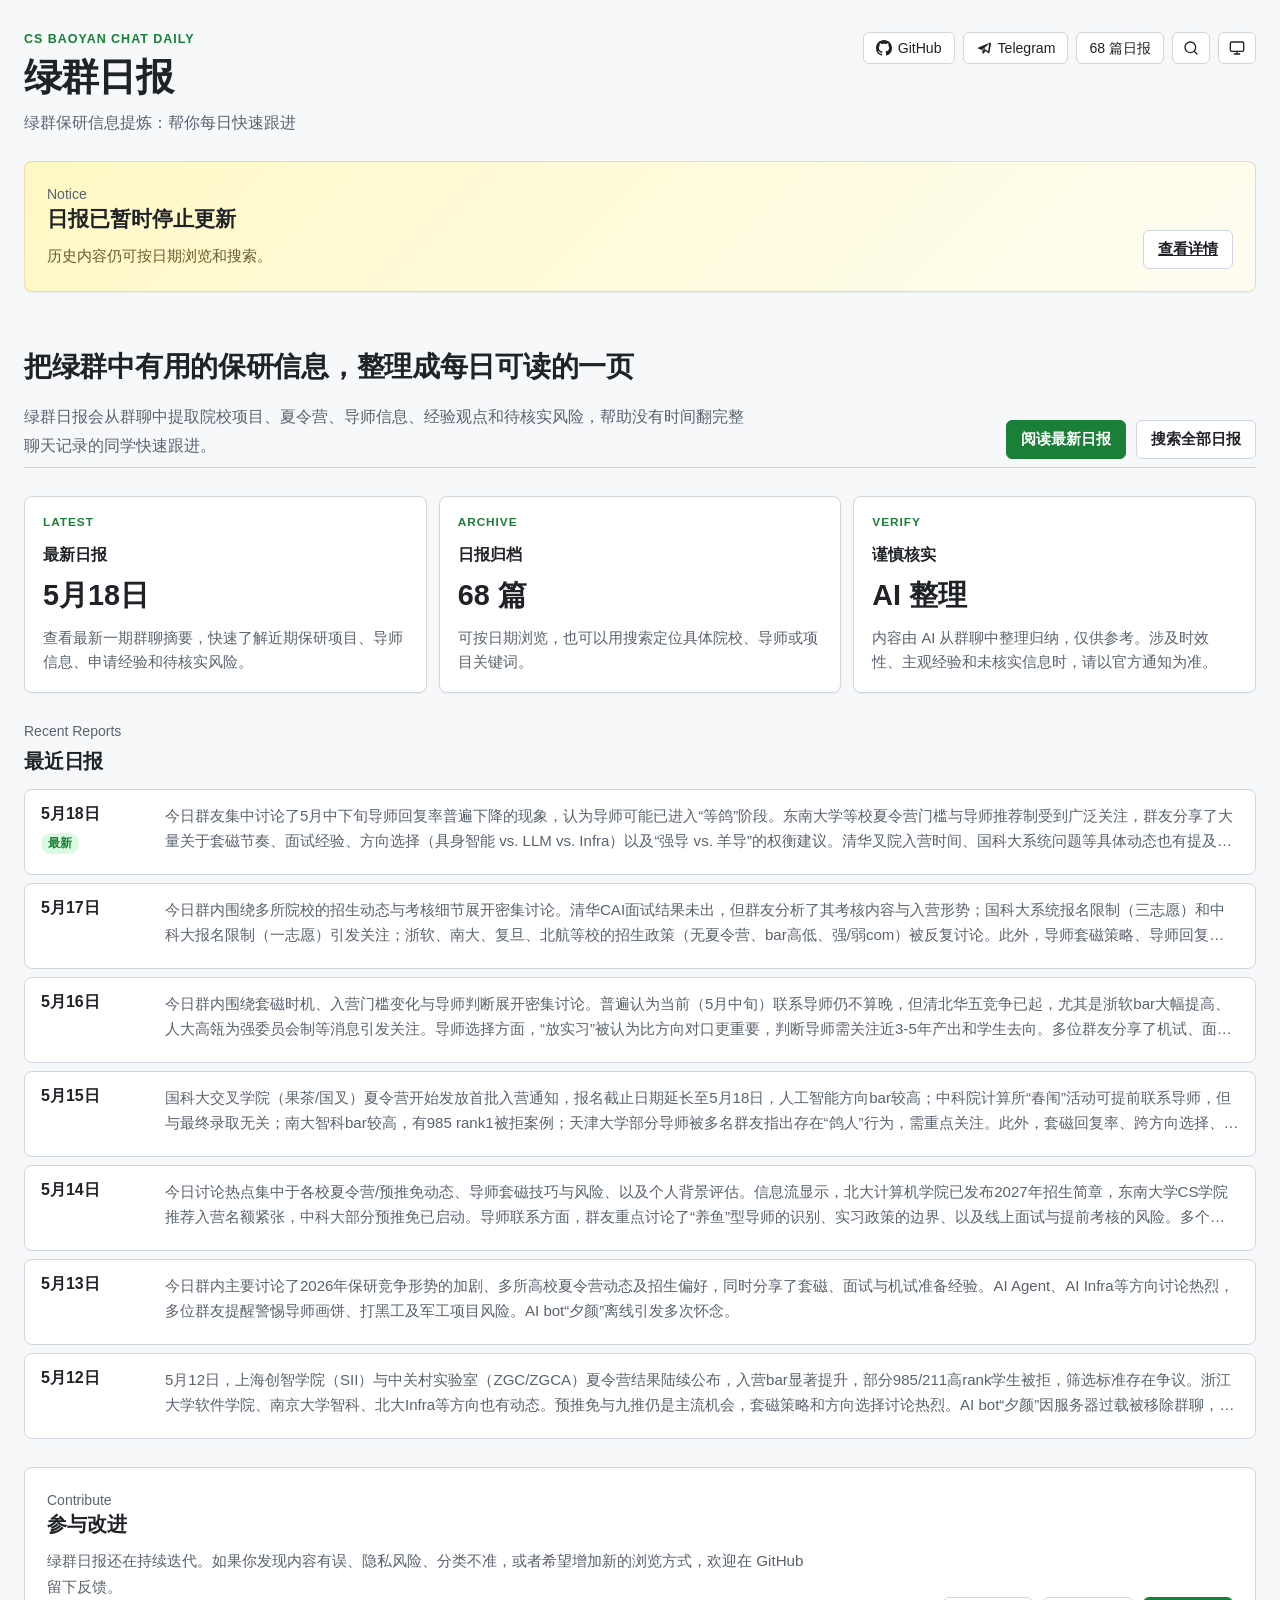
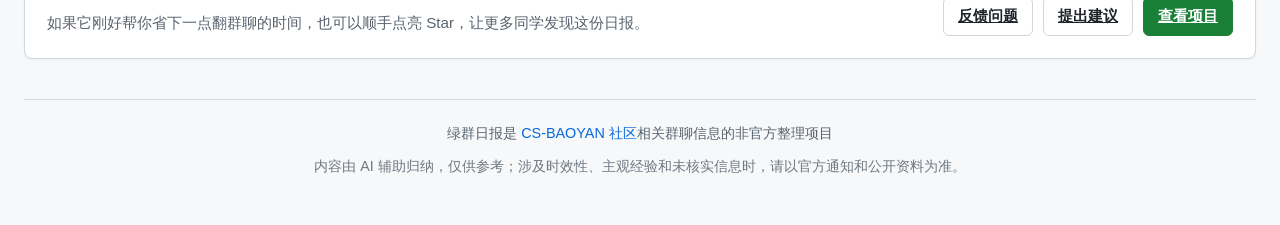
<file: pages/index.html>
<!doctype html>
<html lang="zh-CN">

<head>
  <meta charset="utf-8" />
  <meta name="viewport" content="width=device-width, initial-scale=1" />
  <title>绿群日报</title>
  <meta name="description" content="按日期浏览保研信息日报，默认显示最新一期，支持静态部署到 GitHub Pages。" />
  <meta property="og:title" content="绿群日报 - CS Baoyan Chat Daily" />
  <meta property="og:description" content="每日 AI 总结绿群信息，打破 CS 保研信息差。" />
  <meta property="og:type" content="website" />
  <meta property="og:url" content="https://jielosc.github.io/csbaoyan-chat-daily/" />
  <link rel="icon" href="data:image/svg+xml,<svg xmlns=%22http://www.w3.org/2000/svg%22 viewBox=%220 0 100 100%22><text y=%22.9em%22 font-size=%2290%22>📰</text></svg>" />
  <link rel="stylesheet" href="./styles.css?v=20260520b" />
  <script>
    const savedTheme = localStorage.getItem('theme') || 'system';
    if (savedTheme === 'dark' || (savedTheme === 'system' && window.matchMedia('(prefers-color-scheme: dark)').matches)) {
      document.documentElement.setAttribute('data-theme', 'dark');
    } else {
      document.documentElement.setAttribute('data-theme', 'light');
    }
  </script>
  <script defer src="./vendor/marked.min.js"></script>
  <script defer src="./vendor/purify.min.js"></script>
  <script defer src="./app.js?v=20260319c"></script>
</head>

<body>
  <div class="site-shell">
    <header class="hero">
      <a class="hero-copy hero-home-link" id="home-link" href="./" aria-label="回到主页">
        <p class="eyebrow">CS Baoyan Chat Daily</p>
        <h1>绿群日报</h1>
        <p class="hero-summary">
          绿群保研信息提炼：帮你每日快速跟进
        </p>
      </a>
      <div class="hero-status">
        <a href="https://github.com/jielosc/csbaoyan-chat-daily" target="_blank" rel="noopener noreferrer"
          class="status-chip" aria-label="GitHub Repository">
          <svg aria-hidden="true" height="16" viewBox="0 0 16 16" version="1.1" width="16" fill="currentColor">
            <path
              d="M8 0c4.42 0 8 3.58 8 8a8.013 8.013 0 0 1-5.45 7.59c-.4.08-.55-.17-.55-.38 0-.27.01-1.13.01-2.2 0-.75-.25-1.23-.54-1.48 1.78-.2 3.65-.88 3.65-3.95 0-.88-.31-1.59-.82-2.15.08-.2.36-1.02-.08-2.12 0 0-.67-.22-2.2.82-.64-.18-1.32-.27-2-.27-.68 0-1.36.09-2 .27-1.53-1.03-2.2-.82-2.2-.82-.44 1.1-.16 1.92-.08 2.12-.51.56-.82 1.28-.82 2.15 0 3.06 1.86 3.75 3.64 3.95-.23.2-.44.55-.51 1.07-.46.21-1.61.55-2.33-.66-.15-.24-.6-.83-1.23-.82-.67.01-.27.38.01.53.34.19.73.9.82 1.13.16.45.68 1.31 2.69.94 0 .67.01 1.3.01 1.49 0 .21-.15.45-.55.38A7.995 7.995 0 0 1 0 8c0-4.42 3.58-8 8-8Z">
            </path>
          </svg>
          GitHub
        </a>
        <a href="https://t.me/csbaoyan" target="_blank" rel="noopener noreferrer"
          class="status-chip" aria-label="Telegram Channel">
          <svg aria-hidden="true" width="16" height="16" viewBox="0 0 24 24" fill="currentColor">
            <path d="M21.57 4.11a1 1 0 0 0-1.05-.14L3.56 11.14a1 1 0 0 0 .09 1.88l4.66 1.68 1.67 5.08a1 1 0 0 0 1.79.24l2.6-3.49 4.29 3.18a1 1 0 0 0 1.57-.61l2.34-13.9a1 1 0 0 0-.4-1.09Zm-10.9 10.35-.73 3.26-.9-2.76 7.84-7.09-6.21 6.59Zm8.47 3.07-4.11-3.04a1 1 0 0 0-1.41.2l-.72.96.97-4.32 5.95-5.97-1.68 12.17Z"></path>
          </svg>
          Telegram
        </a>
        <span class="status-chip" id="report-count">0 篇日报</span>
        <button class="status-chip" id="search-btn" aria-label="搜索日报" title="搜索">
          <svg aria-hidden="true" width="16" height="16" viewBox="0 0 24 24" fill="none" stroke="currentColor" stroke-width="2" stroke-linecap="round" stroke-linejoin="round"><circle cx="11" cy="11" r="8"></circle><line x1="21" y1="21" x2="16.65" y2="16.65"></line></svg>
        </button>
        <button class="status-chip" id="theme-toggle" aria-label="切换阅读模式" title="切换模式">
          <svg class="icon-sun" aria-hidden="true" width="16" height="16" viewBox="0 0 24 24" fill="none" stroke="currentColor" stroke-width="2" stroke-linecap="round" stroke-linejoin="round"><circle cx="12" cy="12" r="5"></circle><line x1="12" y1="1" x2="12" y2="3"></line><line x1="12" y1="21" x2="12" y2="23"></line><line x1="4.22" y1="4.22" x2="5.64" y2="5.64"></line><line x1="18.36" y1="18.36" x2="19.78" y2="19.78"></line><line x1="1" y1="12" x2="3" y2="12"></line><line x1="21" y1="12" x2="23" y2="12"></line><line x1="4.22" y1="19.78" x2="5.64" y2="18.36"></line><line x1="18.36" y1="5.64" x2="19.78" y2="4.22"></line></svg>
          <svg class="icon-moon" aria-hidden="true" width="16" height="16" viewBox="0 0 24 24" fill="none" stroke="currentColor" stroke-width="2" stroke-linecap="round" stroke-linejoin="round"><path d="M21 12.79A9 9 0 1 1 11.21 3 7 7 0 0 0 21 12.79z"></path></svg>
          <svg class="icon-system" aria-hidden="true" width="16" height="16" viewBox="0 0 24 24" fill="none" stroke="currentColor" stroke-width="2" stroke-linecap="round" stroke-linejoin="round"><rect x="2" y="3" width="20" height="14" rx="2" ry="2"></rect><line x1="8" y1="21" x2="16" y2="21"></line><line x1="12" y1="17" x2="12" y2="21"></line></svg>
        </button>
      </div>
    </header>

    <div>
      <main>
        <section class="home-view" id="home-view" hidden>
          <section class="pause-banner" aria-labelledby="pause-banner-title">
            <div class="pause-banner-copy">
              <p class="reader-label">Notice</p>
              <h2 id="pause-banner-title">日报已暂时停止更新</h2>
              <p>历史内容仍可按日期浏览和搜索。</p>
            </div>
            <div class="pause-banner-meta">
              <a class="secondary-action" href="https://github.com/jielosc/csbaoyan-chat-daily/blob/main/docs/pause-update.md" target="_blank" rel="noopener noreferrer">查看详情</a>
            </div>
          </section>
          <div class="home-hero">
            <div class="home-copy">
              <h2>把绿群中有用的保研信息，整理成每日可读的一页</h2>
              <p>
                绿群日报会从群聊中提取院校项目、夏令营、导师信息、经验观点和待核实风险，帮助没有时间翻完整聊天记录的同学快速跟进。
              </p>
            </div>
            <div class="home-actions" role="group" aria-label="快捷入口">
              <button class="primary-action" id="read-latest-btn" type="button">阅读最新日报</button>
              <button class="secondary-action" id="home-search-btn" type="button">搜索全部日报</button>
            </div>
          </div>

          <section class="home-grid" aria-label="站点概览">
            <article class="home-panel latest-panel">
              <p class="home-panel-kicker">Latest</p>
              <h3>最新日报</h3>
              <p class="home-panel-value" id="latest-report-date">正在加载...</p>
              <p class="home-panel-note">查看最新一期群聊摘要，快速了解近期保研项目、导师信息、申请经验和待核实风险。</p>
            </article>
            <article class="home-panel">
              <p class="home-panel-kicker">Archive</p>
              <h3>日报归档</h3>
              <p class="home-panel-value" id="home-report-count">0 篇</p>
              <p class="home-panel-note">可按日期浏览，也可以用搜索定位具体院校、导师或项目关键词。</p>
            </article>
            <article class="home-panel">
              <p class="home-panel-kicker">Verify</p>
              <h3>谨慎核实</h3>
              <p class="home-panel-value">AI 整理</p>
              <p class="home-panel-note">
                内容由 AI 从群聊中整理归纳，仅供参考。涉及时效性、主观经验和未核实信息时，请以官方通知为准。
              </p>
            </article>
          </section>

          <section class="recent-reports" aria-labelledby="recent-reports-title">
            <div class="section-head">
              <p class="reader-label">Recent Reports</p>
              <h2 id="recent-reports-title">最近日报</h2>
            </div>
            <div class="recent-reports-list" id="recent-reports-list">
              <div class="date-switcher-empty">正在加载最近日报...</div>
            </div>
          </section>

          <section class="contribute-section" aria-labelledby="contribute-title">
            <div class="contribute-copy">
              <p class="reader-label">Contribute</p>
              <h2 id="contribute-title">参与改进</h2>
              <p>
                绿群日报还在持续迭代。如果你发现内容有误、隐私风险、分类不准，或者希望增加新的浏览方式，欢迎在 GitHub 留下反馈。
              </p>
              <p>
                如果它刚好帮你省下一点翻群聊的时间，也可以顺手点亮 Star，让更多同学发现这份日报。
              </p>
            </div>
            <nav class="contribute-actions" aria-label="反馈与项目链接">
              <a class="secondary-action" href="https://github.com/jielosc/csbaoyan-chat-daily/issues/new?title=%E5%86%85%E5%AE%B9%E9%97%AE%E9%A2%98%EF%BC%9A" target="_blank" rel="noopener noreferrer">反馈问题</a>
              <a class="secondary-action" href="https://github.com/jielosc/csbaoyan-chat-daily/issues/new?title=%E6%94%B9%E8%BF%9B%E5%BB%BA%E8%AE%AE%EF%BC%9A" target="_blank" rel="noopener noreferrer">提出建议</a>
              <a class="primary-action" href="https://github.com/jielosc/csbaoyan-chat-daily" target="_blank" rel="noopener noreferrer">查看项目</a>
            </nav>
          </section>
        </section>

        <section class="reader-view" id="reader-view" hidden>
        <section class="reader-intro">
          <section class="date-switcher" id="date-switcher" aria-label="日期切换">
            <div class="date-switcher-bar">
              <button class="date-nav-btn" id="prev-date-btn" type="button" aria-label="上一条日报" title="上一条日报">
                <svg aria-hidden="true" width="18" height="18" viewBox="0 0 24 24" fill="none" stroke="currentColor"
                  stroke-width="2" stroke-linecap="round" stroke-linejoin="round">
                  <polyline points="15 18 9 12 15 6"></polyline>
                </svg>
              </button>
              <button class="date-current-btn" id="current-date-btn" type="button" aria-controls="date-switcher-popover"
                aria-expanded="false" aria-label="当前日报日期，打开日期列表">
                <span class="date-current-value" id="date-switcher-current">正在加载...</span>
                <svg class="date-current-caret" aria-hidden="true" width="16" height="16" viewBox="0 0 24 24" fill="none"
                  stroke="currentColor" stroke-width="2" stroke-linecap="round" stroke-linejoin="round">
                  <polyline points="6 9 12 15 18 9"></polyline>
                </svg>
              </button>
              <button class="date-nav-btn" id="next-date-btn" type="button" aria-label="下一条日报" title="下一条日报">
                <svg aria-hidden="true" width="18" height="18" viewBox="0 0 24 24" fill="none" stroke="currentColor"
                  stroke-width="2" stroke-linecap="round" stroke-linejoin="round">
                  <polyline points="9 18 15 12 9 6"></polyline>
                </svg>
              </button>
            </div>
            <div class="date-switcher-popover" id="date-switcher-popover" hidden>
              <div class="date-switcher-popover-head">
                <p class="date-switcher-kicker">Archive</p>
                <p class="date-switcher-title">选择日报日期</p>
              </div>
              <div class="date-switcher-list" id="date-switcher-list">
                <div class="date-switcher-empty">正在加载日期列表...</div>
              </div>
            </div>
          </section>
        </section>

        <section class="report-card" aria-live="polite">
          <div class="loading-state" id="loading-state">
            <div class="loading-line wide"></div>
            <div class="loading-line"></div>
            <div class="loading-line narrow"></div>
          </div>
          <article class="report-content" id="report-content"></article>
        </section>
        </section>
      </main>
    </div>

    <footer class="site-footer">
      <div class="footer-links">
        <span>绿群日报是 <a href="https://github.com/CS-BAOYAN" target="_blank" rel="noopener noreferrer">CS-BAOYAN
            社区</a>相关群聊信息的非官方整理项目</span>
      </div>
      <p class="disclaimer-note">
        内容由 AI 辅助归纳，仅供参考；涉及时效性、主观经验和未核实信息时，请以官方通知和公开资料为准。
      </p>
    </footer>
  </div>

  <div class="search-modal" id="search-modal" aria-hidden="true" hidden>
    <div class="search-backdrop" id="search-backdrop"></div>
    <div class="search-container">
      <div class="search-header">
        <svg class="search-icon" aria-hidden="true" width="20" height="20" viewBox="0 0 24 24" fill="none" stroke="currentColor" stroke-width="2" stroke-linecap="round" stroke-linejoin="round"><circle cx="11" cy="11" r="8"></circle><line x1="21" y1="21" x2="16.65" y2="16.65"></line></svg>
        <input type="text" id="search-input" class="search-input" placeholder="搜索所有日报内容..." autocomplete="off">
        <button class="close-search-btn" id="close-search-btn" aria-label="关闭搜索">
          <svg aria-hidden="true" width="20" height="20" viewBox="0 0 24 24" fill="none" stroke="currentColor" stroke-width="2" stroke-linecap="round" stroke-linejoin="round"><line x1="18" y1="6" x2="6" y2="18"></line><line x1="6" y1="6" x2="18" y2="18"></line></svg>
        </button>
      </div>
      <div class="search-results" id="search-results">
        <div class="search-placeholder">输入关键词开始搜索...</div>
      </div>
    </div>
  </div>
</body>

</html>
</file>
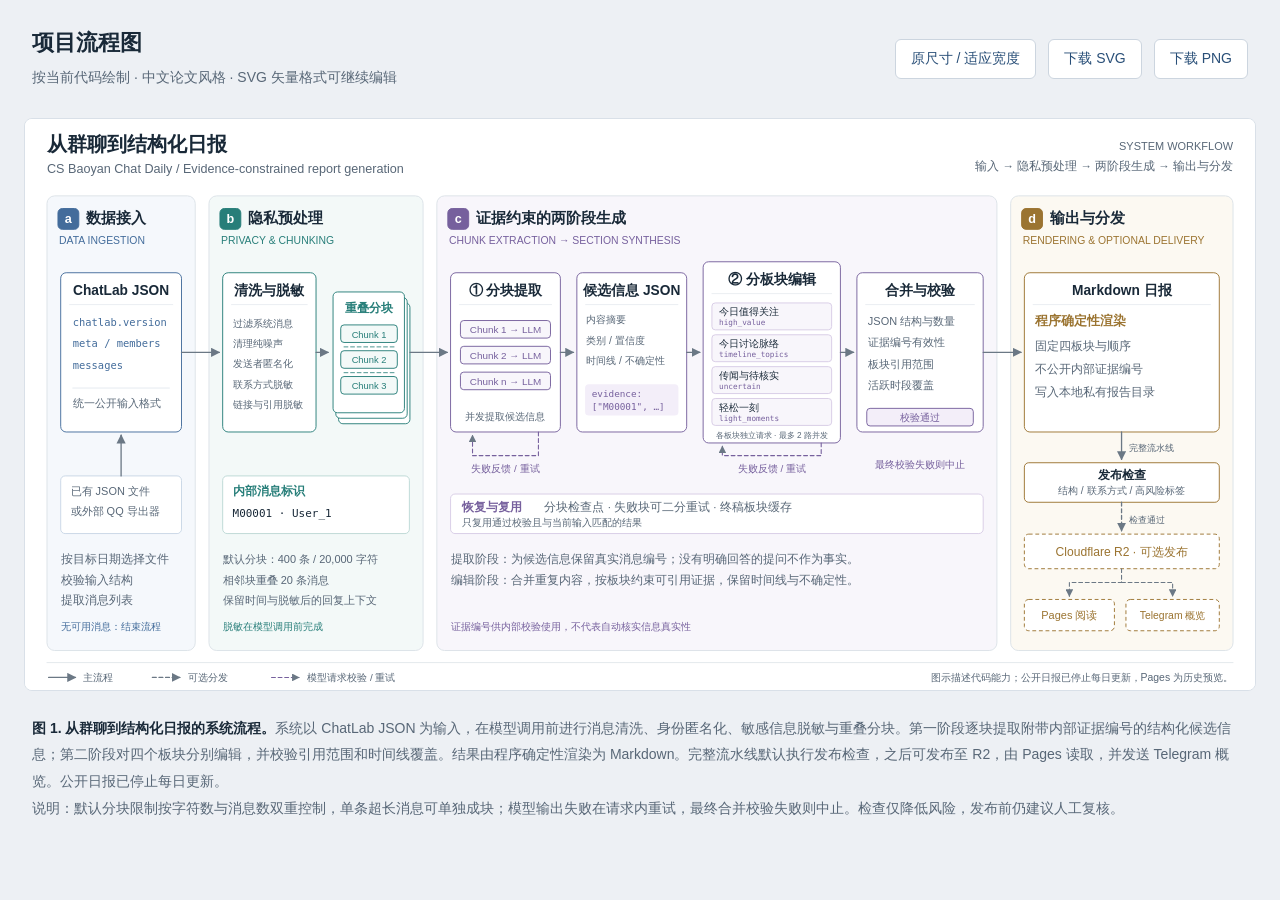
<file: docs/figures/workflow.html>
<!doctype html>
<html lang="zh-CN"><meta charset="utf-8"><meta name="viewport" content="width=device-width,initial-scale=1">
<title>项目流程图 · CS Baoyan Chat Daily</title>
<style>
*{box-sizing:border-box}body{margin:0;background:#edf0f4;color:#192938;font-family:-apple-system,BlinkMacSystemFont,"PingFang SC",sans-serif}header{max-width:1680px;margin:0 auto;padding:28px 32px;display:flex;justify-content:space-between;align-items:center;gap:20px}h1{font-size:22px;margin:0 0 8px}p{font-size:14px;color:#586777;margin:0;line-height:1.7}nav{display:flex;gap:12px;flex-shrink:0}a,button{background:white;border:1px solid #ccd5df;border-radius:6px;padding:10px 15px;text-decoration:none;color:#294f78;font:inherit;font-size:14px;cursor:pointer}.canvas{margin:0 24px 24px;background:white;border:1px solid #d9e0e8;border-radius:8px;overflow:auto}.canvas svg{display:block;width:100%;height:auto;min-width:1000px}.canvas.actual svg{width:2240px}.caption{max-width:1680px;margin:0 auto 30px;padding:0 32px;font-size:14px;line-height:1.9;color:#586777}.caption strong{color:#192938}@media print{header{display:none}.caption{display:none}body{background:white}.canvas{border:0;margin:0}.canvas svg{min-width:0;width:100%}@page{size:landscape;margin:8mm}}
</style>
<header><div><h1>项目流程图</h1><p>按当前代码绘制 · 中文论文风格 · SVG 矢量格式可继续编辑</p></div><nav><button onclick="document.querySelector('.canvas').classList.toggle('actual')">原尺寸 / 适应宽度</button><a href="workflow.svg" download>下载 SVG</a><a href="workflow.png" download>下载 PNG</a></nav></header>
<main class="canvas"><svg xmlns="http://www.w3.org/2000/svg" width="2240" height="1040" viewBox="0 0 2240 1040" role="img" aria-labelledby="title desc">
<title id="title">CS Baoyan Chat Daily：从群聊到证据约束的结构化日报</title>
<desc id="desc">ChatLab JSON 经校验、脱敏和重叠分块后，由模型分块提取带证据编号的候选信息，再按四个板块分别编辑；合并校验后由程序渲染 Markdown。完整流水线默认执行发布检查，可选上传 R2、供 Pages 读取并发送 Telegram 概览。证据编号仅供内部校验。</desc>
<defs><marker id="arrow" viewBox="0 0 10 10" refX="9" refY="5" markerWidth="7" markerHeight="7" orient="auto-start-reverse"><path d="M0 0 L10 5 L0 10 Z" fill="#6b7885"/></marker></defs>
<rect x="0" y="0" width="2240" height="1040" rx="0" fill="white" stroke="none" stroke-width="1.7"/>
<text x="40" y="59" font-family="'PingFang SC','Noto Sans CJK SC','Microsoft YaHei',Arial,sans-serif" font-size="37" font-weight="600" fill="#192938" text-anchor="start">从群聊到结构化日报</text>
<text x="40" y="99" font-family="'PingFang SC','Noto Sans CJK SC','Microsoft YaHei',Arial,sans-serif" font-size="23" font-weight="400" fill="#586777" text-anchor="start">CS Baoyan Chat Daily  /  Evidence-constrained report generation</text>
<text x="2200" y="57" font-family="'PingFang SC','Noto Sans CJK SC','Microsoft YaHei',Arial,sans-serif" font-size="20" font-weight="500" fill="#586777" text-anchor="end">SYSTEM WORKFLOW</text>
<text x="2200" y="93" font-family="'PingFang SC','Noto Sans CJK SC','Microsoft YaHei',Arial,sans-serif" font-size="21" font-weight="400" fill="#586777" text-anchor="end">输入 → 隐私预处理 → 两阶段生成 → 输出与分发</text>
<rect x="40" y="140" width="270" height="828" rx="14" fill="#f5f8fc" stroke="#dce2e8" stroke-width="1.7"/>
<rect x="60" y="163" width="38" height="38" rx="8" fill="#436c9b" stroke="#436c9b" stroke-width="1.7"/>
<text x="79" y="190" font-family="'PingFang SC','Noto Sans CJK SC','Microsoft YaHei',Arial,sans-serif" font-size="23" font-weight="600" fill="white" text-anchor="middle">a</text>
<text x="112" y="190" font-family="'PingFang SC','Noto Sans CJK SC','Microsoft YaHei',Arial,sans-serif" font-size="27" font-weight="600" fill="#192938" text-anchor="start">数据接入</text>
<text x="62" y="227" font-family="'PingFang SC','Noto Sans CJK SC','Microsoft YaHei',Arial,sans-serif" font-size="19" font-weight="500" fill="#436c9b" text-anchor="start">DATA INGESTION</text>
<rect x="335" y="140" width="390" height="828" rx="14" fill="#f3f9f8" stroke="#dce2e8" stroke-width="1.7"/>
<rect x="355" y="163" width="38" height="38" rx="8" fill="#277e79" stroke="#277e79" stroke-width="1.7"/>
<text x="374" y="190" font-family="'PingFang SC','Noto Sans CJK SC','Microsoft YaHei',Arial,sans-serif" font-size="23" font-weight="600" fill="white" text-anchor="middle">b</text>
<text x="407" y="190" font-family="'PingFang SC','Noto Sans CJK SC','Microsoft YaHei',Arial,sans-serif" font-size="27" font-weight="600" fill="#192938" text-anchor="start">隐私预处理</text>
<text x="357" y="227" font-family="'PingFang SC','Noto Sans CJK SC','Microsoft YaHei',Arial,sans-serif" font-size="19" font-weight="500" fill="#277e79" text-anchor="start">PRIVACY &amp; CHUNKING</text>
<rect x="750" y="140" width="1020" height="828" rx="14" fill="#f8f6fb" stroke="#dce2e8" stroke-width="1.7"/>
<rect x="770" y="163" width="38" height="38" rx="8" fill="#76609d" stroke="#76609d" stroke-width="1.7"/>
<text x="789" y="190" font-family="'PingFang SC','Noto Sans CJK SC','Microsoft YaHei',Arial,sans-serif" font-size="23" font-weight="600" fill="white" text-anchor="middle">c</text>
<text x="822" y="190" font-family="'PingFang SC','Noto Sans CJK SC','Microsoft YaHei',Arial,sans-serif" font-size="27" font-weight="600" fill="#192938" text-anchor="start">证据约束的两阶段生成</text>
<text x="772" y="227" font-family="'PingFang SC','Noto Sans CJK SC','Microsoft YaHei',Arial,sans-serif" font-size="19" font-weight="500" fill="#76609d" text-anchor="start">CHUNK EXTRACTION → SECTION SYNTHESIS</text>
<rect x="1795" y="140" width="405" height="828" rx="14" fill="#fcf9f2" stroke="#dce2e8" stroke-width="1.7"/>
<rect x="1815" y="163" width="38" height="38" rx="8" fill="#9b7431" stroke="#9b7431" stroke-width="1.7"/>
<text x="1834" y="190" font-family="'PingFang SC','Noto Sans CJK SC','Microsoft YaHei',Arial,sans-serif" font-size="23" font-weight="600" fill="white" text-anchor="middle">d</text>
<text x="1867" y="190" font-family="'PingFang SC','Noto Sans CJK SC','Microsoft YaHei',Arial,sans-serif" font-size="27" font-weight="600" fill="#192938" text-anchor="start">输出与分发</text>
<text x="1817" y="227" font-family="'PingFang SC','Noto Sans CJK SC','Microsoft YaHei',Arial,sans-serif" font-size="19" font-weight="500" fill="#9b7431" text-anchor="start">RENDERING &amp; OPTIONAL DELIVERY</text>
<rect x="65" y="280" width="220" height="290" rx="10" fill="white" stroke="#436c9b" stroke-width="1.7"/>
<text x="175.0" y="320" font-family="'PingFang SC','Noto Sans CJK SC','Microsoft YaHei',Arial,sans-serif" font-size="25" font-weight="600" fill="#192938" text-anchor="middle">ChatLab JSON</text>
<path d="M81 338 H269" fill="none" stroke="#e3e7ed" stroke-width="1.3" stroke-linecap="round" stroke-linejoin="round"/>
<text x="87" y="377" font-family="'SFMono-Regular',Consolas,monospace" font-size="19" font-weight="400" fill="#436c9b" text-anchor="start">chatlab.version</text>
<text x="87" y="416" font-family="'SFMono-Regular',Consolas,monospace" font-size="19" font-weight="400" fill="#436c9b" text-anchor="start">meta / members</text>
<text x="87" y="455" font-family="'SFMono-Regular',Consolas,monospace" font-size="19" font-weight="400" fill="#436c9b" text-anchor="start">messages</text>
<path d="M87 490 H263" fill="none" stroke="#dce3ec" stroke-width="1.3" stroke-linecap="round" stroke-linejoin="round"/>
<text x="87" y="525" font-family="'PingFang SC','Noto Sans CJK SC','Microsoft YaHei',Arial,sans-serif" font-size="20" font-weight="400" fill="#586777" text-anchor="start">统一公开输入格式</text>
<rect x="65" y="650" width="220" height="105" rx="8" fill="white" stroke="#c9d7e6" stroke-width="1.7"/>
<text x="83" y="685" font-family="'PingFang SC','Noto Sans CJK SC','Microsoft YaHei',Arial,sans-serif" font-size="20" font-weight="400" fill="#586777" text-anchor="start">已有 JSON 文件</text>
<text x="83" y="722" font-family="'PingFang SC','Noto Sans CJK SC','Microsoft YaHei',Arial,sans-serif" font-size="20" font-weight="400" fill="#586777" text-anchor="start">或外部 QQ 导出器</text>
<path d="M175 650 L175 576" fill="none" stroke="#6b7885" stroke-width="2.4" stroke-linecap="round" stroke-linejoin="round" marker-end="url(#arrow)"/>
<text x="65" y="809" font-family="'PingFang SC','Noto Sans CJK SC','Microsoft YaHei',Arial,sans-serif" font-size="21" font-weight="400" fill="#586777" text-anchor="start">按目标日期选择文件</text>
<text x="65" y="846" font-family="'PingFang SC','Noto Sans CJK SC','Microsoft YaHei',Arial,sans-serif" font-size="21" font-weight="400" fill="#586777" text-anchor="start">校验输入结构</text>
<text x="65" y="883" font-family="'PingFang SC','Noto Sans CJK SC','Microsoft YaHei',Arial,sans-serif" font-size="21" font-weight="400" fill="#586777" text-anchor="start">提取消息列表</text>
<text x="65" y="931" font-family="'PingFang SC','Noto Sans CJK SC','Microsoft YaHei',Arial,sans-serif" font-size="19" font-weight="400" fill="#436c9b" text-anchor="start">无可用消息：结束流程</text>
<rect x="360" y="280" width="170" height="290" rx="10" fill="white" stroke="#277e79" stroke-width="1.7"/>
<text x="445.0" y="320" font-family="'PingFang SC','Noto Sans CJK SC','Microsoft YaHei',Arial,sans-serif" font-size="25" font-weight="600" fill="#192938" text-anchor="middle">清洗与脱敏</text>
<path d="M376 338 H514" fill="none" stroke="#e3e7ed" stroke-width="1.3" stroke-linecap="round" stroke-linejoin="round"/>
<text x="379" y="378" font-family="'PingFang SC','Noto Sans CJK SC','Microsoft YaHei',Arial,sans-serif" font-size="19" font-weight="400" fill="#586777" text-anchor="start">过滤系统消息</text>
<text x="379" y="415" font-family="'PingFang SC','Noto Sans CJK SC','Microsoft YaHei',Arial,sans-serif" font-size="19" font-weight="400" fill="#586777" text-anchor="start">清理纯噪声</text>
<text x="379" y="452" font-family="'PingFang SC','Noto Sans CJK SC','Microsoft YaHei',Arial,sans-serif" font-size="19" font-weight="400" fill="#586777" text-anchor="start">发送者匿名化</text>
<text x="379" y="489" font-family="'PingFang SC','Noto Sans CJK SC','Microsoft YaHei',Arial,sans-serif" font-size="19" font-weight="400" fill="#586777" text-anchor="start">联系方式脱敏</text>
<text x="379" y="526" font-family="'PingFang SC','Noto Sans CJK SC','Microsoft YaHei',Arial,sans-serif" font-size="19" font-weight="400" fill="#586777" text-anchor="start">链接与引用脱敏</text>
<path d="M285 425 L354 425" fill="none" stroke="#6b7885" stroke-width="2.4" stroke-linecap="round" stroke-linejoin="round" marker-end="url(#arrow)"/>
<path d="M530 425 L552 425" fill="none" stroke="#6b7885" stroke-width="2.4" stroke-linecap="round" stroke-linejoin="round" marker-end="url(#arrow)"/>
<rect x="571.0" y="335" width="130" height="220" rx="8" fill="white" stroke="#277e79" stroke-width="1.7"/>
<rect x="566.0" y="325" width="130" height="220" rx="8" fill="white" stroke="#277e79" stroke-width="1.7"/>
<rect x="561.0" y="315" width="130" height="220" rx="8" fill="white" stroke="#277e79" stroke-width="1.7"/>
<text x="626" y="352" font-family="'PingFang SC','Noto Sans CJK SC','Microsoft YaHei',Arial,sans-serif" font-size="22" font-weight="600" fill="#277e79" text-anchor="middle">重叠分块</text>
<rect x="575" y="375" width="103" height="32" rx="6" fill="#f3f9f8" stroke="#277e79" stroke-width="1.7"/>
<text x="626.5" y="398" font-family="'PingFang SC','Noto Sans CJK SC','Microsoft YaHei',Arial,sans-serif" font-size="17" font-weight="500" fill="#277e79" text-anchor="middle">Chunk 1</text>
<rect x="575" y="422" width="103" height="32" rx="6" fill="#f3f9f8" stroke="#277e79" stroke-width="1.7"/>
<text x="626.5" y="445" font-family="'PingFang SC','Noto Sans CJK SC','Microsoft YaHei',Arial,sans-serif" font-size="17" font-weight="500" fill="#277e79" text-anchor="middle">Chunk 2</text>
<rect x="575" y="469" width="103" height="32" rx="6" fill="#f3f9f8" stroke="#277e79" stroke-width="1.7"/>
<text x="626.5" y="492" font-family="'PingFang SC','Noto Sans CJK SC','Microsoft YaHei',Arial,sans-serif" font-size="17" font-weight="500" fill="#277e79" text-anchor="middle">Chunk 3</text>
<path d="M581 415 H672 M581 462 H672" fill="none" stroke="#277e79" stroke-width="1.5" stroke-linecap="round" stroke-linejoin="round" stroke-dasharray="7 5"/>
<rect x="360" y="650" width="340" height="105" rx="8" fill="white" stroke="#bdd9d5" stroke-width="1.7"/>
<text x="378" y="684" font-family="'PingFang SC','Noto Sans CJK SC','Microsoft YaHei',Arial,sans-serif" font-size="21" font-weight="600" fill="#277e79" text-anchor="start">内部消息标识</text>
<text x="378" y="724" font-family="'SFMono-Regular',Consolas,monospace" font-size="20" font-weight="400" fill="#192938" text-anchor="start">M00001  ·  User_1</text>
<text x="360" y="809" font-family="'PingFang SC','Noto Sans CJK SC','Microsoft YaHei',Arial,sans-serif" font-size="20" font-weight="400" fill="#586777" text-anchor="start">默认分块：400 条 / 20,000 字符</text>
<text x="360" y="846" font-family="'PingFang SC','Noto Sans CJK SC','Microsoft YaHei',Arial,sans-serif" font-size="20" font-weight="400" fill="#586777" text-anchor="start">相邻块重叠 20 条消息</text>
<text x="360" y="883" font-family="'PingFang SC','Noto Sans CJK SC','Microsoft YaHei',Arial,sans-serif" font-size="20" font-weight="400" fill="#586777" text-anchor="start">保留时间与脱敏后的回复上下文</text>
<text x="360" y="931" font-family="'PingFang SC','Noto Sans CJK SC','Microsoft YaHei',Arial,sans-serif" font-size="19" font-weight="500" fill="#277e79" text-anchor="start">脱敏在模型调用前完成</text>
<rect x="775" y="280" width="200" height="290" rx="10" fill="white" stroke="#76609d" stroke-width="1.7"/>
<text x="875.0" y="320" font-family="'PingFang SC','Noto Sans CJK SC','Microsoft YaHei',Arial,sans-serif" font-size="25" font-weight="600" fill="#192938" text-anchor="middle">① 分块提取</text>
<path d="M791 338 H959" fill="none" stroke="#e3e7ed" stroke-width="1.3" stroke-linecap="round" stroke-linejoin="round"/>
<rect x="793" y="367" width="164" height="32" rx="6" fill="#f8f6fb" stroke="#76609d" stroke-width="1.7"/>
<text x="875.0" y="390" font-family="'PingFang SC','Noto Sans CJK SC','Microsoft YaHei',Arial,sans-serif" font-size="18" font-weight="500" fill="#76609d" text-anchor="middle">Chunk 1 → LLM</text>
<rect x="793" y="414" width="164" height="32" rx="6" fill="#f8f6fb" stroke="#76609d" stroke-width="1.7"/>
<text x="875.0" y="437" font-family="'PingFang SC','Noto Sans CJK SC','Microsoft YaHei',Arial,sans-serif" font-size="18" font-weight="500" fill="#76609d" text-anchor="middle">Chunk 2 → LLM</text>
<rect x="793" y="461" width="164" height="32" rx="6" fill="#f8f6fb" stroke="#76609d" stroke-width="1.7"/>
<text x="875.0" y="484" font-family="'PingFang SC','Noto Sans CJK SC','Microsoft YaHei',Arial,sans-serif" font-size="18" font-weight="500" fill="#76609d" text-anchor="middle">Chunk n → LLM</text>
<text x="875" y="548" font-family="'PingFang SC','Noto Sans CJK SC','Microsoft YaHei',Arial,sans-serif" font-size="18" font-weight="400" fill="#586777" text-anchor="middle">并发提取候选信息</text>
<path d="M701 425 L769 425" fill="none" stroke="#6b7885" stroke-width="2.4" stroke-linecap="round" stroke-linejoin="round" marker-end="url(#arrow)"/>
<rect x="1005" y="280" width="200" height="290" rx="10" fill="white" stroke="#76609d" stroke-width="1.7"/>
<text x="1105.0" y="320" font-family="'PingFang SC','Noto Sans CJK SC','Microsoft YaHei',Arial,sans-serif" font-size="25" font-weight="600" fill="#192938" text-anchor="middle">候选信息 JSON</text>
<path d="M1021 338 H1189" fill="none" stroke="#e3e7ed" stroke-width="1.3" stroke-linecap="round" stroke-linejoin="round"/>
<text x="1022" y="372" font-family="'PingFang SC','Noto Sans CJK SC','Microsoft YaHei',Arial,sans-serif" font-size="19" font-weight="400" fill="#586777" text-anchor="start">内容摘要</text>
<text x="1022" y="409" font-family="'PingFang SC','Noto Sans CJK SC','Microsoft YaHei',Arial,sans-serif" font-size="19" font-weight="400" fill="#586777" text-anchor="start">类别 / 置信度</text>
<text x="1022" y="446" font-family="'PingFang SC','Noto Sans CJK SC','Microsoft YaHei',Arial,sans-serif" font-size="19" font-weight="400" fill="#586777" text-anchor="start">时间线 / 不确定性</text>
<rect x="1020" y="483" width="170" height="57" rx="7" fill="#f3eef9" stroke="none" stroke-width="1.7"/>
<text x="1032" y="507" font-family="'SFMono-Regular',Consolas,monospace" font-size="17" font-weight="400" fill="#76609d" text-anchor="start">evidence:</text>
<text x="1032" y="530" font-family="'SFMono-Regular',Consolas,monospace" font-size="17" font-weight="400" fill="#76609d" text-anchor="start">[&quot;M00001&quot;, …]</text>
<path d="M975 425 L999 425" fill="none" stroke="#6b7885" stroke-width="2.4" stroke-linecap="round" stroke-linejoin="round" marker-end="url(#arrow)"/>
<rect x="1235" y="260" width="250" height="330" rx="10" fill="white" stroke="#76609d" stroke-width="1.7"/>
<text x="1360.0" y="300" font-family="'PingFang SC','Noto Sans CJK SC','Microsoft YaHei',Arial,sans-serif" font-size="25" font-weight="600" fill="#192938" text-anchor="middle">② 分板块编辑</text>
<path d="M1251 318 H1469" fill="none" stroke="#e3e7ed" stroke-width="1.3" stroke-linecap="round" stroke-linejoin="round"/>
<rect x="1251" y="335" width="218" height="49" rx="6" fill="#f8f6fb" stroke="#d8cce6" stroke-width="1.7"/>
<text x="1264" y="357" font-family="'PingFang SC','Noto Sans CJK SC','Microsoft YaHei',Arial,sans-serif" font-size="19" font-weight="500" fill="#192938" text-anchor="start">今日值得关注</text>
<text x="1264" y="376" font-family="'SFMono-Regular',Consolas,monospace" font-size="14" font-weight="400" fill="#76609d" text-anchor="start">high_value</text>
<rect x="1251" y="393" width="218" height="49" rx="6" fill="#f8f6fb" stroke="#d8cce6" stroke-width="1.7"/>
<text x="1264" y="415" font-family="'PingFang SC','Noto Sans CJK SC','Microsoft YaHei',Arial,sans-serif" font-size="19" font-weight="500" fill="#192938" text-anchor="start">今日讨论脉络</text>
<text x="1264" y="434" font-family="'SFMono-Regular',Consolas,monospace" font-size="14" font-weight="400" fill="#76609d" text-anchor="start">timeline_topics</text>
<rect x="1251" y="451" width="218" height="49" rx="6" fill="#f8f6fb" stroke="#d8cce6" stroke-width="1.7"/>
<text x="1264" y="473" font-family="'PingFang SC','Noto Sans CJK SC','Microsoft YaHei',Arial,sans-serif" font-size="19" font-weight="500" fill="#192938" text-anchor="start">传闻与待核实</text>
<text x="1264" y="492" font-family="'SFMono-Regular',Consolas,monospace" font-size="14" font-weight="400" fill="#76609d" text-anchor="start">uncertain</text>
<rect x="1251" y="509" width="218" height="49" rx="6" fill="#f8f6fb" stroke="#d8cce6" stroke-width="1.7"/>
<text x="1264" y="531" font-family="'PingFang SC','Noto Sans CJK SC','Microsoft YaHei',Arial,sans-serif" font-size="19" font-weight="500" fill="#192938" text-anchor="start">轻松一刻</text>
<text x="1264" y="550" font-family="'SFMono-Regular',Consolas,monospace" font-size="14" font-weight="400" fill="#76609d" text-anchor="start">light_moments</text>
<text x="1360" y="581" font-family="'PingFang SC','Noto Sans CJK SC','Microsoft YaHei',Arial,sans-serif" font-size="15" font-weight="400" fill="#586777" text-anchor="middle">各板块独立请求 · 最多 2 路并发</text>
<path d="M1205 425 L1229 425" fill="none" stroke="#6b7885" stroke-width="2.4" stroke-linecap="round" stroke-linejoin="round" marker-end="url(#arrow)"/>
<rect x="1515" y="280" width="230" height="290" rx="10" fill="white" stroke="#76609d" stroke-width="1.7"/>
<text x="1630.0" y="320" font-family="'PingFang SC','Noto Sans CJK SC','Microsoft YaHei',Arial,sans-serif" font-size="25" font-weight="600" fill="#192938" text-anchor="middle">合并与校验</text>
<path d="M1531 338 H1729" fill="none" stroke="#e3e7ed" stroke-width="1.3" stroke-linecap="round" stroke-linejoin="round"/>
<text x="1535" y="375" font-family="'PingFang SC','Noto Sans CJK SC','Microsoft YaHei',Arial,sans-serif" font-size="20" font-weight="400" fill="#586777" text-anchor="start">JSON 结构与数量</text>
<text x="1535" y="414" font-family="'PingFang SC','Noto Sans CJK SC','Microsoft YaHei',Arial,sans-serif" font-size="20" font-weight="400" fill="#586777" text-anchor="start">证据编号有效性</text>
<text x="1535" y="453" font-family="'PingFang SC','Noto Sans CJK SC','Microsoft YaHei',Arial,sans-serif" font-size="20" font-weight="400" fill="#586777" text-anchor="start">板块引用范围</text>
<text x="1535" y="492" font-family="'PingFang SC','Noto Sans CJK SC','Microsoft YaHei',Arial,sans-serif" font-size="20" font-weight="400" fill="#586777" text-anchor="start">活跃时段覆盖</text>
<rect x="1533" y="527" width="194" height="32" rx="6" fill="#f3eef9" stroke="#76609d" stroke-width="1.7"/>
<text x="1630.0" y="550" font-family="'PingFang SC','Noto Sans CJK SC','Microsoft YaHei',Arial,sans-serif" font-size="18" font-weight="500" fill="#76609d" text-anchor="middle">校验通过</text>
<path d="M1485 425 L1509 425" fill="none" stroke="#6b7885" stroke-width="2.4" stroke-linecap="round" stroke-linejoin="round" marker-end="url(#arrow)"/>
<path d="M935 570 V613 H815 V576" fill="none" stroke="#76609d" stroke-width="2" stroke-linecap="round" stroke-linejoin="round" stroke-dasharray="7 5" marker-end="url(#arrow)"/>
<text x="875" y="643" font-family="'PingFang SC','Noto Sans CJK SC','Microsoft YaHei',Arial,sans-serif" font-size="18" font-weight="400" fill="#76609d" text-anchor="middle">失败反馈 / 重试</text>
<path d="M1450 590 V613 H1270 V596" fill="none" stroke="#76609d" stroke-width="2" stroke-linecap="round" stroke-linejoin="round" stroke-dasharray="7 5" marker-end="url(#arrow)"/>
<text x="1360" y="643" font-family="'PingFang SC','Noto Sans CJK SC','Microsoft YaHei',Arial,sans-serif" font-size="18" font-weight="400" fill="#76609d" text-anchor="middle">失败反馈 / 重试</text>
<text x="1630" y="635" font-family="'PingFang SC','Noto Sans CJK SC','Microsoft YaHei',Arial,sans-serif" font-size="18" font-weight="400" fill="#76609d" text-anchor="middle">最终校验失败则中止</text>
<rect x="775" y="683" width="970" height="72" rx="8" fill="white" stroke="#d8cce6" stroke-width="1.7"/>
<text x="796" y="713" font-family="'PingFang SC','Noto Sans CJK SC','Microsoft YaHei',Arial,sans-serif" font-size="21" font-weight="600" fill="#76609d" text-anchor="start">恢复与复用</text>
<text x="946" y="713" font-family="'PingFang SC','Noto Sans CJK SC','Microsoft YaHei',Arial,sans-serif" font-size="21" font-weight="400" fill="#586777" text-anchor="start">分块检查点  ·  失败块可二分重试  ·  终稿板块缓存</text>
<text x="796" y="741" font-family="'PingFang SC','Noto Sans CJK SC','Microsoft YaHei',Arial,sans-serif" font-size="18" font-weight="400" fill="#586777" text-anchor="start">只复用通过校验且与当前输入匹配的结果</text>
<text x="775" y="809" font-family="'PingFang SC','Noto Sans CJK SC','Microsoft YaHei',Arial,sans-serif" font-size="21" font-weight="400" fill="#586777" text-anchor="start">提取阶段：为候选信息保留真实消息编号；没有明确回答的提问不作为事实。</text>
<text x="775" y="846" font-family="'PingFang SC','Noto Sans CJK SC','Microsoft YaHei',Arial,sans-serif" font-size="21" font-weight="400" fill="#586777" text-anchor="start">编辑阶段：合并重复内容，按板块约束可引用证据，保留时间线与不确定性。</text>
<text x="775" y="931" font-family="'PingFang SC','Noto Sans CJK SC','Microsoft YaHei',Arial,sans-serif" font-size="19" font-weight="400" fill="#76609d" text-anchor="start">证据编号供内部校验使用，不代表自动核实信息真实性</text>
<rect x="1820" y="280" width="355" height="290" rx="10" fill="white" stroke="#9b7431" stroke-width="1.7"/>
<text x="1997.5" y="320" font-family="'PingFang SC','Noto Sans CJK SC','Microsoft YaHei',Arial,sans-serif" font-size="25" font-weight="600" fill="#192938" text-anchor="middle">Markdown 日报</text>
<path d="M1836 338 H2159" fill="none" stroke="#e3e7ed" stroke-width="1.3" stroke-linecap="round" stroke-linejoin="round"/>
<text x="1840" y="376" font-family="'PingFang SC','Noto Sans CJK SC','Microsoft YaHei',Arial,sans-serif" font-size="23" font-weight="600" fill="#9b7431" text-anchor="start">程序确定性渲染</text>
<text x="1840" y="420" font-family="'PingFang SC','Noto Sans CJK SC','Microsoft YaHei',Arial,sans-serif" font-size="22" font-weight="400" fill="#586777" text-anchor="start">固定四板块与顺序</text>
<text x="1840" y="462" font-family="'PingFang SC','Noto Sans CJK SC','Microsoft YaHei',Arial,sans-serif" font-size="22" font-weight="400" fill="#586777" text-anchor="start">不公开内部证据编号</text>
<text x="1840" y="504" font-family="'PingFang SC','Noto Sans CJK SC','Microsoft YaHei',Arial,sans-serif" font-size="22" font-weight="400" fill="#586777" text-anchor="start">写入本地私有报告目录</text>
<path d="M1745 425 L1814 425" fill="none" stroke="#6b7885" stroke-width="2.4" stroke-linecap="round" stroke-linejoin="round" marker-end="url(#arrow)"/>
<rect x="1820" y="626" width="355" height="72" rx="8" fill="white" stroke="#9b7431" stroke-width="1.7"/>
<text x="1997" y="655" font-family="'PingFang SC','Noto Sans CJK SC','Microsoft YaHei',Arial,sans-serif" font-size="22" font-weight="600" fill="#192938" text-anchor="middle">发布检查</text>
<text x="1997" y="683" font-family="'PingFang SC','Noto Sans CJK SC','Microsoft YaHei',Arial,sans-serif" font-size="19" font-weight="400" fill="#586777" text-anchor="middle">结构 / 联系方式 / 高风险标签</text>
<path d="M1997 570 L1997 620" fill="none" stroke="#6b7885" stroke-width="2.4" stroke-linecap="round" stroke-linejoin="round" marker-end="url(#arrow)"/>
<text x="2011" y="605" font-family="'PingFang SC','Noto Sans CJK SC','Microsoft YaHei',Arial,sans-serif" font-size="16" font-weight="400" fill="#586777" text-anchor="start">完整流水线</text>
<rect x="1820" y="756" width="355" height="63" rx="8" fill="white" stroke="#9b7431" stroke-width="1.7" stroke-dasharray="7 5"/>
<text x="1997" y="795" font-family="'PingFang SC','Noto Sans CJK SC','Microsoft YaHei',Arial,sans-serif" font-size="22" font-weight="500" fill="#9b7431" text-anchor="middle">Cloudflare R2  ·  可选发布</text>
<path d="M1997 698 L1997 750" fill="none" stroke="#6b7885" stroke-width="2.4" stroke-linecap="round" stroke-linejoin="round" stroke-dasharray="7 5" marker-end="url(#arrow)"/>
<text x="2011" y="735" font-family="'PingFang SC','Noto Sans CJK SC','Microsoft YaHei',Arial,sans-serif" font-size="16" font-weight="400" fill="#586777" text-anchor="start">检查通过</text>
<rect x="1820" y="875" width="164" height="57" rx="8" fill="white" stroke="#9b7431" stroke-width="1.7" stroke-dasharray="7 5"/>
<rect x="2005" y="875" width="170" height="57" rx="8" fill="white" stroke="#9b7431" stroke-width="1.7" stroke-dasharray="7 5"/>
<text x="1902" y="910" font-family="'PingFang SC','Noto Sans CJK SC','Microsoft YaHei',Arial,sans-serif" font-size="20" font-weight="500" fill="#9b7431" text-anchor="middle">Pages 阅读</text>
<text x="2090" y="910" font-family="'PingFang SC','Noto Sans CJK SC','Microsoft YaHei',Arial,sans-serif" font-size="19" font-weight="500" fill="#9b7431" text-anchor="middle">Telegram 概览</text>
<path d="M1997 819 V844 H1902 V869" fill="none" stroke="#6b7885" stroke-width="2" stroke-linecap="round" stroke-linejoin="round" stroke-dasharray="7 5" marker-end="url(#arrow)"/>
<path d="M1997 844 H2090 V869" fill="none" stroke="#6b7885" stroke-width="2" stroke-linecap="round" stroke-linejoin="round" stroke-dasharray="7 5" marker-end="url(#arrow)"/>
<path d="M40 990 H2200" fill="none" stroke="#d9e0e6" stroke-width="1.3" stroke-linecap="round" stroke-linejoin="round"/>
<path d="M43 1017 L92 1017" fill="none" stroke="#6b7885" stroke-width="2.4" stroke-linecap="round" stroke-linejoin="round" marker-end="url(#arrow)"/>
<text x="106" y="1024" font-family="'PingFang SC','Noto Sans CJK SC','Microsoft YaHei',Arial,sans-serif" font-size="18" font-weight="400" fill="#586777" text-anchor="start">主流程</text>
<path d="M232 1017 L282 1017" fill="none" stroke="#6b7885" stroke-width="2.4" stroke-linecap="round" stroke-linejoin="round" stroke-dasharray="7 5" marker-end="url(#arrow)"/>
<text x="296" y="1024" font-family="'PingFang SC','Noto Sans CJK SC','Microsoft YaHei',Arial,sans-serif" font-size="18" font-weight="400" fill="#586777" text-anchor="start">可选分发</text>
<path d="M449 1017 H499" fill="none" stroke="#76609d" stroke-width="2" stroke-linecap="round" stroke-linejoin="round" stroke-dasharray="7 5" marker-end="url(#arrow)"/>
<text x="514" y="1024" font-family="'PingFang SC','Noto Sans CJK SC','Microsoft YaHei',Arial,sans-serif" font-size="18" font-weight="400" fill="#586777" text-anchor="start">模型请求校验 / 重试</text>
<text x="2200" y="1024" font-family="'PingFang SC','Noto Sans CJK SC','Microsoft YaHei',Arial,sans-serif" font-size="19" font-weight="400" fill="#586777" text-anchor="end">图示描述代码能力；公开日报已停止每日更新，Pages 为历史预览。</text>
</svg></main>
<div class="caption"><strong>图 1. 从群聊到结构化日报的系统流程。</strong>系统以 ChatLab JSON 为输入，在模型调用前进行消息清洗、身份匿名化、敏感信息脱敏与重叠分块。第一阶段逐块提取附带内部证据编号的结构化候选信息；第二阶段对四个板块分别编辑，并校验引用范围和时间线覆盖。结果由程序确定性渲染为 Markdown。完整流水线默认执行发布检查，之后可发布至 R2，由 Pages 读取，并发送 Telegram 概览。公开日报已停止每日更新。<br>说明：默认分块限制按字符数与消息数双重控制，单条超长消息可单独成块；模型输出失败在请求内重试，最终合并校验失败则中止。检查仅降低风险，发布前仍建议人工复核。</div></html>
</file>
<file: pages/styles.css>
:root {
  color-scheme: light dark;
  --bg: #f6f8fa;
  --paper: #ffffff;
  --paper-strong: #ffffff;
  --paper-muted: #f6f8fa;
  --line: #d0d7de;
  --line-strong: #afb8c1;
  --ink: #1f2328;
  --muted: #59636e;
  --link: #0969da;
  --link-hover: #0550ae;
  --accent: #1a7f37;
  --accent-soft: #dafbe1;
  --shadow: 0 1px 3px rgba(31, 35, 40, 0.08), 0 8px 24px rgba(140, 149, 159, 0.12);
  --shadow-soft: 0 1px 2px rgba(31, 35, 40, 0.06);
  --focus-ring: 0 0 0 3px rgba(9, 105, 218, 0.18);
  --radius-xl: 12px;
  --radius-lg: 8px;
  --radius-md: 6px;
}

* {
  box-sizing: border-box;
}



body {
  margin: 0;
  min-height: 100vh;
  background: var(--bg);
  color: var(--ink);
  font-family: -apple-system, BlinkMacSystemFont, "Segoe UI", Roboto, "Helvetica Neue", Arial, "Noto Sans SC", "PingFang SC", "Hiragino Sans GB", "Microsoft YaHei", sans-serif;
  transition: background-color 0.16s ease, color 0.16s ease;
}

a {
  color: var(--link);
}

a:hover {
  color: var(--link-hover);
}

:focus-visible {
  outline: none;
  box-shadow: var(--focus-ring);
}

.site-shell {
  position: relative;
  max-width: 1280px;
  margin: 0 auto;
  padding: 32px 24px 48px;
}

.hero {
  display: flex;
  align-items: flex-start;
  justify-content: space-between;
  gap: 16px;
  margin-bottom: 24px;
}

.hero-copy {
  max-width: 780px;
}

.hero-home-link {
  color: inherit;
  text-decoration: none;
  border-radius: var(--radius-md);
  transition: color 0.12s ease;
}

.hero-home-link:hover {
  color: var(--link);
}

.hero-home-link:hover .hero-summary {
  color: var(--muted);
}

.eyebrow,
.reader-label {
  margin: 0 0 10px;
  color: var(--accent);
  font-size: 0.78rem;
  font-weight: 600;
  letter-spacing: 0.08em;
  text-transform: uppercase;
}

.hero h1 {
  margin: 0;
  line-height: 1.1;
  font-family: -apple-system, BlinkMacSystemFont, "Segoe UI", Roboto, "Helvetica Neue", Arial, "Noto Sans SC", "PingFang SC", "Hiragino Sans GB", "Microsoft YaHei", sans-serif;
  font-weight: 700;
}

.hero h1 {
  font-size: clamp(2rem, 3vw, 2.6rem);
  font-weight: 600;
  letter-spacing: -0.02em;
}

.hero-summary {
  max-width: 720px;
  margin: 12px 0 0;
  color: var(--muted);
  font-size: 1rem;
  line-height: 1.65;
}

.site-footer {
  margin-top: 40px;
  padding-top: 24px;
  border-top: 1px solid var(--line);
  text-align: center;
}

.footer-links {
  margin-bottom: 12px;
  color: var(--muted);
  font-size: 0.9rem;
}

.footer-links a {
  color: var(--link);
  text-decoration: none;
  transition: color 0.12s ease;
}

.footer-links a:hover {
  text-decoration: underline;
}

.divider {
  margin: 0 10px;
  color: var(--line-strong);
}

.disclaimer-note {
  color: var(--muted);
  font-size: 0.88rem;
  line-height: 1.6;
  margin: 0 auto;
  max-width: 800px;
  opacity: 0.85;
}

.hero-status {
  display: flex;
  flex-wrap: wrap;
  justify-content: flex-end;
  gap: 8px;
}

.status-chip {
  display: inline-flex;
  align-items: center;
  gap: 6px;
  min-height: 32px;
  padding: 5px 12px;
  border: 1px solid var(--line);
  border-radius: var(--radius-md);
  background: var(--paper);
  box-shadow: none;
  color: var(--ink);
  font-size: 0.88rem;
  font-weight: 500;
  text-decoration: none;
}

a.status-chip {
  transition: background-color 0.12s ease, border-color 0.12s ease, color 0.12s ease, box-shadow 0.12s ease;
}

a.status-chip:hover,
button.status-chip:hover {
  background: var(--paper-muted);
  border-color: var(--line-strong);
}

button.status-chip {
  cursor: pointer;
  padding: 6px 10px;
}

button.status-chip svg {
  display: block;
}

.reader-intro {
  display: grid;
  gap: 12px;
  margin-bottom: 16px;
}

.home-view {
  display: grid;
  gap: 28px;
}

.pause-banner {
  display: grid;
  grid-template-columns: minmax(0, 1fr) auto;
  gap: 24px;
  align-items: end;
  padding: 22px;
  border: 1px solid rgba(210, 153, 34, 0.32);
  border-radius: var(--radius-lg);
  background: linear-gradient(135deg, #fff8c5 0%, #fffdf2 100%);
  box-shadow: var(--shadow-soft);
}

.pause-banner-copy h2 {
  margin: 0;
  color: var(--ink);
  font-size: 1.3rem;
  font-weight: 650;
}

.pause-banner-copy p:not(.reader-label) {
  margin: 10px 0 0;
  color: #6b5a2b;
  font-size: 0.96rem;
  line-height: 1.72;
}

.pause-banner-meta {
  display: grid;
  justify-items: end;
  gap: 10px;
}

.home-view[hidden],
.reader-view[hidden] {
  display: none;
}

.home-hero {
  display: grid;
  grid-template-columns: minmax(0, 1fr) auto;
  gap: 24px;
  align-items: end;
  padding: 28px 0 8px;
  border-bottom: 1px solid var(--line);
}

.home-copy {
  max-width: 780px;
}

.home-copy h2,
.section-head h2 {
  margin: 0;
  color: var(--ink);
  letter-spacing: -0.01em;
}

.home-copy h2 {
  max-width: 820px;
  font-size: clamp(1.35rem, 2.2vw, 1.85rem);
  line-height: 1.35;
  font-weight: 650;
}

.home-copy p:not(.reader-label) {
  max-width: 720px;
  margin: 16px 0 0;
  color: var(--muted);
  font-size: 1.02rem;
  line-height: 1.75;
}

.home-actions {
  display: flex;
  flex-wrap: wrap;
  justify-content: flex-end;
  gap: 10px;
}

.primary-action,
.secondary-action {
  display: inline-flex;
  align-items: center;
  justify-content: center;
  min-height: 38px;
  border-radius: var(--radius-md);
  padding: 8px 14px;
  font-size: 0.95rem;
  font-weight: 600;
  cursor: pointer;
  transition: background-color 0.12s ease, border-color 0.12s ease, color 0.12s ease;
}

.primary-action {
  border: 1px solid var(--accent);
  background: var(--accent);
  color: #ffffff;
}

.primary-action:hover {
  border-color: #116329;
  background: #116329;
}

.secondary-action {
  border: 1px solid var(--line);
  background: var(--paper);
  color: var(--ink);
}

.secondary-action:hover {
  border-color: var(--line-strong);
  background: var(--paper-muted);
}

.home-grid {
  display: grid;
  grid-template-columns: repeat(3, minmax(0, 1fr));
  gap: 12px;
}

.home-panel {
  min-height: 178px;
  padding: 18px;
  border: 1px solid var(--line);
  border-radius: var(--radius-lg);
  background: var(--paper-strong);
  box-shadow: var(--shadow-soft);
}

.home-panel-kicker {
  margin: 0 0 16px;
  color: var(--accent);
  font-size: 0.74rem;
  font-weight: 700;
  letter-spacing: 0.08em;
  text-transform: uppercase;
}

.home-panel h3 {
  margin: 0;
  font-size: 1rem;
  font-weight: 650;
}

.home-panel-value {
  margin: 14px 0 0;
  font-size: 1.8rem;
  line-height: 1.1;
  font-weight: 650;
  color: var(--ink);
}

.home-panel-note {
  margin: 14px 0 0;
  color: var(--muted);
  font-size: 0.92rem;
  line-height: 1.65;
}

.recent-reports {
  display: grid;
  gap: 14px;
}

.section-head {
  display: grid;
  gap: 6px;
}

.section-head h2 {
  font-size: 1.25rem;
  font-weight: 650;
}

.recent-reports-list {
  display: grid;
  gap: 8px;
}

.recent-report-item {
  display: grid;
  grid-template-columns: 108px minmax(0, 1fr);
  gap: 16px;
  align-items: start;
  min-height: 86px;
  padding: 14px 16px;
  border: 1px solid var(--line);
  border-radius: var(--radius-lg);
  background: var(--paper);
  color: var(--ink);
  text-decoration: none;
  transition: background-color 0.12s ease, border-color 0.12s ease, transform 0.12s ease;
}

.recent-report-item:hover,
.recent-report-item:focus-visible {
  border-color: var(--line-strong);
  background: var(--paper-muted);
  color: var(--ink);
  transform: translateY(-1px);
}

.recent-report-date {
  font-size: 1rem;
  font-weight: 650;
  white-space: nowrap;
}

.recent-report-meta {
  display: grid;
  gap: 8px;
}

.recent-report-label {
  width: fit-content;
  padding: 2px 7px;
  border-radius: 999px;
  background: var(--accent-soft);
  color: var(--accent);
  font-size: 0.75rem;
  font-weight: 650;
}

.recent-report-summary {
  color: var(--muted);
  font-size: 0.94rem;
  line-height: 1.65;
  display: -webkit-box;
  line-clamp: 2;
  -webkit-line-clamp: 2;
  -webkit-box-orient: vertical;
  overflow: hidden;
}

.contribute-section {
  display: grid;
  grid-template-columns: minmax(0, 1fr) auto;
  gap: 24px;
  align-items: end;
  padding: 22px;
  border: 1px solid var(--line);
  border-radius: var(--radius-lg);
  background: var(--paper-strong);
  box-shadow: var(--shadow-soft);
}

.contribute-copy {
  max-width: 760px;
}

.contribute-copy h2 {
  margin: 0;
  color: var(--ink);
  font-size: 1.25rem;
  font-weight: 650;
}

.contribute-copy p:not(.reader-label) {
  margin: 10px 0 0;
  color: var(--muted);
  font-size: 0.95rem;
  line-height: 1.7;
}

.contribute-actions {
  display: flex;
  flex-wrap: wrap;
  justify-content: flex-end;
  gap: 10px;
}

.reader-label {
  margin: 0;
  color: var(--muted);
  font-size: 0.875rem;
  letter-spacing: 0;
  font-weight: 400;
  text-transform: none;
  line-height: 1.5;
}

.date-switcher {
  position: relative;
}

.date-switcher-bar {
  display: flex;
  flex-wrap: wrap;
  gap: 8px;
  align-items: center;
}

.date-nav-btn,
.date-current-btn {
  border: 1px solid var(--line);
  background: var(--paper);
  color: var(--ink);
  box-shadow: none;
  transition: background-color 0.12s ease, border-color 0.12s ease, box-shadow 0.12s ease;
}

.date-nav-btn,
.date-current-btn {
  cursor: pointer;
}

.date-nav-btn:hover,
.date-current-btn:hover {
  border-color: var(--line-strong);
  background: var(--paper-muted);
}

.date-nav-btn:disabled,
.date-current-btn:disabled {
  cursor: default;
  opacity: 0.6;
}

.date-nav-btn {
  width: 34px;
  height: 34px;
  border-radius: var(--radius-md);
  display: inline-flex;
  align-items: center;
  justify-content: center;
  flex: 0 0 auto;
}

.date-current-btn {
  min-width: 0;
  flex: 0 1 auto;
  border-radius: var(--radius-md);
  padding: 0 12px;
  height: 34px;
  display: inline-flex;
  align-items: center;
  gap: 8px;
  text-align: left;
}

.date-switcher-kicker {
  margin: 0;
  color: var(--muted);
  font-size: 0.75rem;
  font-weight: 600;
  letter-spacing: 0.06em;
  text-transform: uppercase;
}

.date-current-value {
  min-width: 0;
  font-size: 0.98rem;
  font-weight: 600;
  letter-spacing: 0.01em;
  white-space: nowrap;
}

.date-current-caret {
  flex: 0 0 auto;
  color: var(--muted);
  transition: transform 0.12s ease;
}

.date-switcher.open .date-current-caret {
  transform: rotate(180deg);
}

.date-switcher-popover {
  position: absolute;
  top: calc(100% + 8px);
  left: 0;
  width: min(280px, 100%);
  padding: 8px;
  border: 1px solid var(--line);
  border-radius: var(--radius-xl);
  background: var(--paper);
  box-shadow: var(--shadow);
  z-index: 20;
}

.date-switcher-popover[hidden] {
  display: none;
}

.date-switcher-popover-head {
  display: grid;
  gap: 4px;
  padding: 4px 4px 10px;
}

.date-switcher-title {
  margin: 0;
  font-size: 0.95rem;
  font-weight: 600;
  color: var(--ink);
}

.date-switcher-list {
  display: grid;
  gap: 4px;
  max-height: min(54vh, 360px);
  overflow-y: auto;
  padding-right: 2px;
  scrollbar-width: thin;
  scrollbar-color: var(--line-strong) transparent;
}

.date-switcher-list::-webkit-scrollbar {
  width: 8px;
}

.date-switcher-list::-webkit-scrollbar-track {
  background: transparent;
}

.date-switcher-list::-webkit-scrollbar-thumb {
  border-radius: 999px;
  background: var(--line-strong);
  border: 2px solid transparent;
  background-clip: padding-box;
}

.date-switcher-list::-webkit-scrollbar-thumb:hover {
  background: #8c959f;
  border: 2px solid transparent;
  background-clip: padding-box;
}

.date-switcher-empty {
  padding: 18px 14px;
  color: var(--muted);
  text-align: center;
}

.date-switcher-item {
  width: 100%;
  border: 1px solid transparent;
  border-radius: var(--radius-md);
  background: transparent;
  padding: 10px 12px;
  display: block;
  color: inherit;
  text-align: left;
  cursor: pointer;
  transition: background-color 0.12s ease, border-color 0.12s ease, color 0.12s ease;
}

.date-switcher-item:hover,
.date-switcher-item:focus-visible {
  background: var(--paper-muted);
  border-color: var(--line);
}

.date-switcher-item.active {
  background: var(--accent-soft);
  border-color: rgba(26, 127, 55, 0.22);
}

.date-switcher-item-date {
  font-size: 0.96rem;
  font-weight: 600;
  color: var(--ink);
}

.report-card {
  min-height: 520px;
  padding: 32px;
  border: 1px solid var(--line);
  border-radius: var(--radius-xl);
  background: var(--paper-strong);
  box-shadow: var(--shadow-soft);
  transition: background-color 0.16s ease, border-color 0.16s ease, box-shadow 0.16s ease;
}

.report-content {
  opacity: 0;
  transform: translateY(4px);
  transition: opacity 0.16s ease, transform 0.16s ease;
  overflow-wrap: break-word;
  word-break: break-word;
}

.report-content.ready {
  opacity: 1;
  transform: translateY(0);
}

.report-content img {
  max-width: 100%;
  height: auto;
  border-radius: var(--radius-md);
}

.loading-state {
  display: grid;
  gap: 14px;
}

.loading-state.hidden {
  display: none;
}

.loading-line {
  height: 12px;
  border-radius: 999px;
  background:
    linear-gradient(90deg, rgba(208, 215, 222, 0.4), rgba(175, 184, 193, 0.9), rgba(208, 215, 222, 0.4));
  background-size: 180% 100%;
  animation: shimmer 1.2s linear infinite;
}

.loading-line.wide {
  width: min(74%, 520px);
}

.loading-line.narrow {
  width: min(42%, 280px);
}

.empty-state,
.error-state {
  padding: 36px 20px;
  text-align: center;
  color: var(--muted);
}

.report-content h1,
.report-content h2,
.report-content h3 {
  margin-top: 1.5em;
  margin-bottom: 0.75em;
  color: var(--ink);
  line-height: 1.25;
}

.report-content h1 {
  margin-top: 0;
  font-size: 2rem;
  font-weight: 600;
}

.report-content h2 {
  padding-bottom: 0.3em;
  font-size: 1.5rem;
  font-weight: 600;
  border-bottom: 1px solid var(--line);
}

.report-content h3 {
  font-size: 1.25rem;
  font-weight: 600;
}

.report-content p,
.report-content li,
.report-content blockquote {
  font-size: 1rem;
  line-height: 1.75;
}

.report-content ul,
.report-content ol {
  padding-left: 1.4em;
}

.report-content li + li {
  margin-top: 0.45em;
}

.report-content blockquote {
  margin: 1.2em 0;
  padding: 0 0 0 16px;
  border-left: 4px solid var(--line);
  color: var(--muted);
}

.report-content code {
  padding: 0.16em 0.35em;
  border-radius: 4px;
  background: rgba(175, 184, 193, 0.2);
  font-family: "Cascadia Code", Consolas, monospace;
  font-size: 0.94em;
}

.report-content pre {
  overflow: auto;
  padding: 16px;
  border: 1px solid var(--line);
  border-radius: var(--radius-lg);
  background: var(--paper-muted);
  color: var(--ink);
}

.report-content pre code {
  padding: 0;
  background: transparent;
  color: inherit;
}

.report-content hr {
  border: 0;
  border-top: 1px solid var(--line);
  margin: 2em 0;
}

.report-content table {
  display: block;
  width: 100%;
  border-collapse: collapse;
  margin: 1.4em 0;
  overflow-x: auto;
  border: 1px solid var(--line);
  border-radius: var(--radius-lg);
}

.report-content th,
.report-content td {
  padding: 12px 14px;
  border: 1px solid var(--line);
  text-align: left;
}

.report-content th {
  background: var(--paper-muted);
}

.report-content a {
  color: var(--link);
  text-decoration: none;
}

.report-content a:hover {
  color: var(--link-hover);
  text-decoration: underline;
}

@keyframes shimmer {
  from {
    background-position: 180% 0;
  }
  to {
    background-position: -20% 0;
  }
}

@media (max-width: 980px) {
  .site-shell {
    padding: 24px 16px 40px;
  }

  .hero {
    grid-template-columns: minmax(0, 1fr);
    display: grid;
  }

  .hero-status {
    justify-content: flex-start;
  }

  .home-hero {
    grid-template-columns: minmax(0, 1fr);
    align-items: start;
  }

  .pause-banner {
    grid-template-columns: minmax(0, 1fr);
    align-items: start;
  }

  .pause-banner-meta {
    justify-items: start;
  }

  .home-actions {
    justify-content: flex-start;
  }

  .contribute-section {
    grid-template-columns: minmax(0, 1fr);
    align-items: start;
  }

  .contribute-actions {
    justify-content: flex-start;
  }

  .home-grid {
    grid-template-columns: minmax(0, 1fr);
  }

  .date-current-btn {
    flex: 1 1 auto;
    min-width: 0;
  }

  .date-switcher-popover {
    width: 100%;
    max-width: none;
  }

  .report-card {
    padding: 20px;
  }
}

@media (max-width: 640px) {
  .hero h1 {
    font-size: 2.4rem;
  }

  .home-copy h2 {
    font-size: 1.45rem;
  }

  .primary-action,
  .secondary-action {
    width: 100%;
    justify-content: center;
  }

  .recent-report-item {
    grid-template-columns: minmax(0, 1fr);
    gap: 10px;
  }

  .report-content h1 {
    font-size: 1.8rem;
  }

  .report-content p,
  .report-content li,
  .report-content blockquote {
    font-size: 0.98rem;
    line-height: 1.82;
  }
}

[data-theme="dark"] {
  color-scheme: dark;
  --bg: #0d1117;
  --paper: #161b22;
  --paper-strong: #161b22;
  --paper-muted: #0d1117;
  --line: #30363d;
  --line-strong: #484f58;
  --ink: #f0f6fc;
  --muted: #9198a1;
  --link: #58a6ff;
  --link-hover: #79c0ff;
  --accent: #3fb950;
  --accent-soft: rgba(63, 185, 80, 0.16);
  --shadow: 0 8px 24px rgba(1, 4, 9, 0.35);
  --shadow-soft: 0 0 0 1px rgba(48, 54, 61, 0.4);
  --focus-ring: 0 0 0 3px rgba(47, 129, 247, 0.35);
}

[data-theme="dark"] body {
  background: var(--bg);
}

[data-theme="dark"] .site-footer {
  border-top: 1px solid var(--line);
}

[data-theme="dark"] .divider {
  color: var(--line-strong);
}

[data-theme="dark"] .status-chip {
  border-color: var(--line);
  background: var(--paper);
}

[data-theme="dark"] a.status-chip:hover,
[data-theme="dark"] button.status-chip:hover {
  border-color: var(--line-strong);
  background: #1f2630;
}

[data-theme="dark"] .date-nav-btn,
[data-theme="dark"] .date-current-btn,
[data-theme="dark"] .date-switcher-popover {
  border-color: var(--line);
  background: var(--paper);
}

[data-theme="dark"] .date-nav-btn:hover,
[data-theme="dark"] .date-current-btn:hover {
  border-color: var(--line-strong);
  background: #1f2630;
}

[data-theme="dark"] .date-switcher-item:hover,
[data-theme="dark"] .date-switcher-item:focus-visible {
  background: #1f2630;
  border-color: var(--line);
}

[data-theme="dark"] .date-switcher-item.active {
  background: rgba(63, 185, 80, 0.14);
  border-color: rgba(63, 185, 80, 0.24);
}

[data-theme="dark"] .primary-action {
  border-color: var(--accent);
  background: var(--accent);
  color: #0d1117;
}

[data-theme="dark"] .primary-action:hover {
  border-color: #56d364;
  background: #56d364;
}

[data-theme="dark"] .secondary-action,
[data-theme="dark"] .home-panel,
[data-theme="dark"] .recent-report-item {
  border-color: var(--line);
  background: var(--paper);
}

[data-theme="dark"] .pause-banner {
  border-color: rgba(187, 128, 9, 0.42);
  background: linear-gradient(135deg, rgba(187, 128, 9, 0.18) 0%, rgba(22, 27, 34, 0.98) 100%);
}

[data-theme="dark"] .pause-banner-copy p:not(.reader-label) {
  color: #f2cc60;
}

[data-theme="dark"] .secondary-action:hover,
[data-theme="dark"] .recent-report-item:hover,
[data-theme="dark"] .recent-report-item:focus-visible {
  border-color: var(--line-strong);
  background: #1f2630;
}

[data-theme="dark"] .date-switcher-list {
  scrollbar-color: var(--line-strong) transparent;
}

[data-theme="dark"] .date-switcher-list::-webkit-scrollbar-thumb {
  background: var(--line-strong);
  border: 2px solid transparent;
  background-clip: padding-box;
}

[data-theme="dark"] .date-switcher-list::-webkit-scrollbar-thumb:hover {
  background: #6e7681;
  border: 2px solid transparent;
  background-clip: padding-box;
}

[data-theme="dark"] .report-card {
  box-shadow: var(--shadow-soft);
}

[data-theme="dark"] .loading-line {
  background:
    linear-gradient(90deg, rgba(48, 54, 61, 0.6), rgba(110, 118, 129, 0.95), rgba(48, 54, 61, 0.6));
  background-size: 180% 100%;
}

[data-theme="dark"] .report-content blockquote {
  border-left-color: var(--line);
  color: var(--muted);
}

[data-theme="dark"] .report-content code {
  background: rgba(110, 118, 129, 0.32);
}

[data-theme="dark"] .report-content th {
  background: #0d1117;
}

[data-theme="dark"] .report-content pre {
  background: #0d1117;
  color: var(--ink);
}

/* Search Modal */
.search-modal {
  position: fixed;
  inset: 0;
  z-index: 100;
  display: flex;
  justify-content: center;
  align-items: flex-start;
  padding-top: 10vh;
  opacity: 1;
  will-change: opacity, visibility;
  transition: opacity 0.16s ease, visibility 0.16s ease;
}

.search-modal[hidden] {
  opacity: 0;
  visibility: hidden;
  display: flex;
  pointer-events: none;
}

.search-backdrop {
  position: absolute;
  inset: 0;
  background: rgba(13, 17, 23, 0.48);
}

.search-container {
  position: relative;
  width: 100%;
  max-width: 640px;
  background: var(--paper-strong);
  border: 1px solid var(--line);
  border-radius: var(--radius-xl);
  box-shadow: var(--shadow);
  overflow: hidden;
  display: flex;
  flex-direction: column;
  max-height: 80vh;
  transform: translateY(0);
  will-change: transform;
  transition: transform 0.16s ease;
  margin: 0 16px;
}

.search-modal[hidden] .search-container {
  transform: translateY(-8px);
}

.search-header {
  display: flex;
  align-items: center;
  padding: 16px 20px;
  border-bottom: 1px solid var(--line);
  background: var(--paper);
}

.search-icon {
  color: var(--muted);
  flex-shrink: 0;
  margin-right: 12px;
}

.search-input {
  flex: 1;
  border: none;
  background: transparent;
  font-size: 1rem;
  color: var(--ink);
  outline: none;
  min-width: 0;
}

.search-input::placeholder {
  color: var(--muted);
  opacity: 0.6;
}

.close-search-btn {
  background: transparent;
  border: 1px solid transparent;
  color: var(--muted);
  cursor: pointer;
  padding: 4px;
  border-radius: var(--radius-md);
  display: flex;
  align-items: center;
  justify-content: center;
}

.close-search-btn:hover {
  background: var(--paper-muted);
  border-color: var(--line);
  color: var(--ink);
}

.search-results {
  overflow-y: auto;
  padding: 0;
  flex: 1;
}

.search-placeholder {
  padding: 32px 20px;
  text-align: center;
  color: var(--muted);
}

.search-result-item {
  display: block;
  padding: 16px 20px;
  text-decoration: none;
  color: inherit;
  box-shadow: inset 2px 0 0 transparent;
  transition: background-color 0.12s ease, box-shadow 0.12s ease;
}

.search-result-item + .search-result-item {
  border-top: 1px solid var(--line);
}

.search-result-item:hover,
.search-result-item:focus-visible {
  background: var(--paper-muted);
  box-shadow: inset 2px 0 0 var(--accent);
}

.search-result-title {
  font-size: 1rem;
  font-weight: 600;
  margin: 0 0 6px 0;
  color: var(--link);
}

.search-result-snippet {
  font-size: 0.9rem;
  color: var(--muted);
  line-height: 1.5;
  display: -webkit-box;
  -webkit-line-clamp: 3;
  line-clamp: 3;
  -webkit-box-orient: vertical;
  overflow: hidden;
}

.search-result-snippet mark {
  background: #fff8c5;
  color: inherit;
  border-radius: 2px;
  padding: 0 2px;
}

[data-theme="dark"] .search-result-snippet mark {
  background: rgba(187, 128, 9, 0.35);
}

@media (prefers-reduced-motion: reduce) {
  *,
  *::before,
  *::after {
    animation-duration: 0.01ms !important;
    animation-iteration-count: 1 !important;
    transition-duration: 0.01ms !important;
    scroll-behavior: auto !important;
  }

  .report-content,
  .search-modal[hidden] .search-container,
  .date-switcher.open .date-current-caret {
    transform: none;
  }
}
</file>
